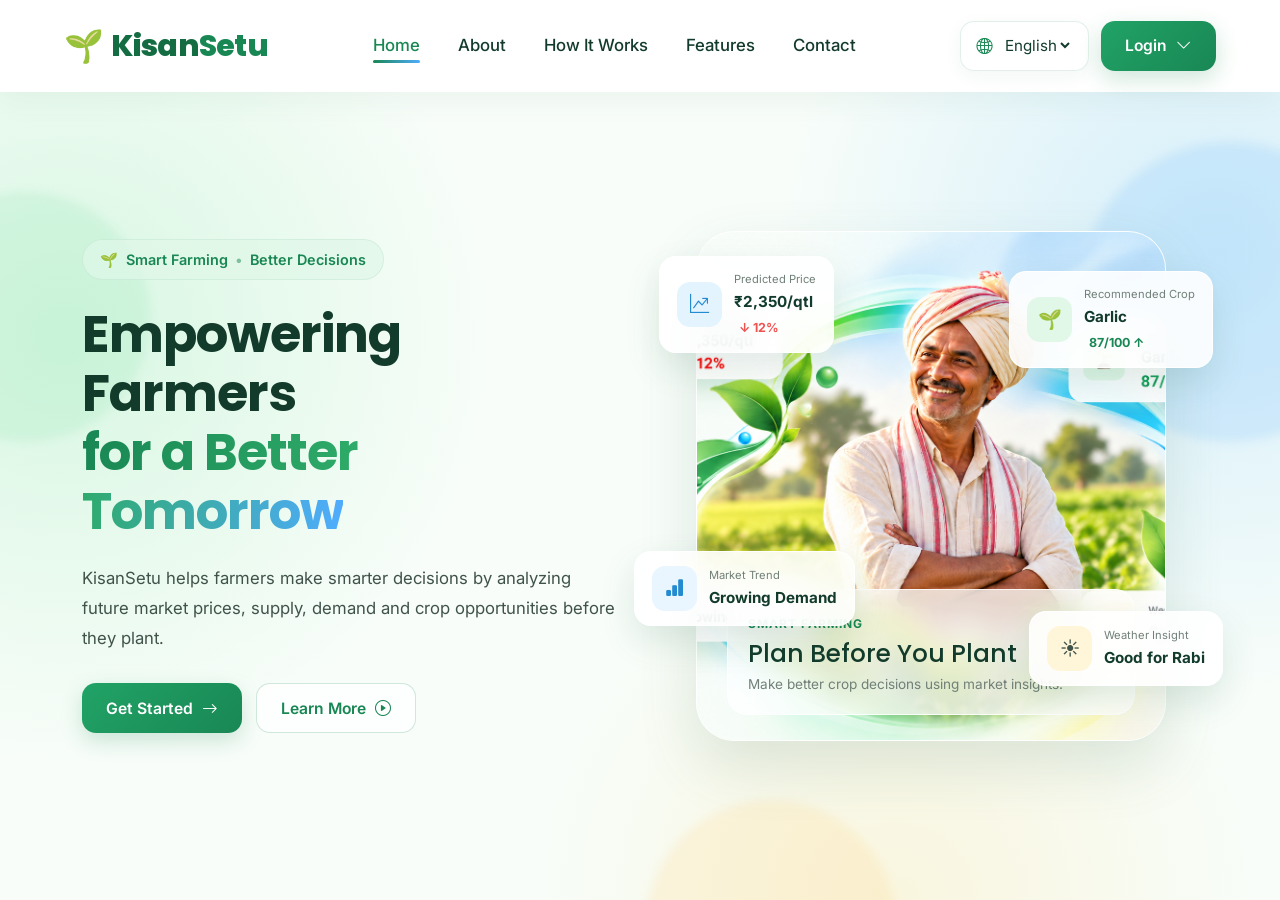
<file: index.html>
<!DOCTYPE html>
<html lang="en">

<head>

    <meta charset="UTF-8">

    <meta name="viewport" content="width=device-width, initial-scale=1.0">

    <title>KisanSetu | Smart Farming for a Better Tomorrow</title>


    <!-- Google Fonts -->
    <link href="https://fonts.googleapis.com/css2?family=Inter:wght@400;500;600;700&family=Poppins:wght@500;600;700;800&display=swap" rel="stylesheet">


    <!-- Bootstrap -->
    <link href="https://cdn.jsdelivr.net/npm/bootstrap@5.3.3/dist/css/bootstrap.min.css" rel="stylesheet">


    <!-- Bootstrap Icons -->
    <link rel="stylesheet" href="https://cdn.jsdelivr.net/npm/bootstrap-icons@1.11.3/font/bootstrap-icons.min.css">


    <!-- KisanSetu CSS -->
    <link rel="stylesheet" href="css/style.css">

</head>


<body>


    <!-- =====================================================
     NAVBAR
===================================================== -->

    <nav class="ks-navbar">


        <!-- LOGO -->

        <a href="index.html" class="ks-logo">

            <span class="ks-logo-icon">
            🌱
        </span>

            <span class="ks-logo-text">
            Kisan<span>Setu</span>
            </span>

        </a>



        <!-- NAVIGATION -->

        <ul class="ks-nav-links" id="navLinks">

            <li>
                <a href="index.html" class="active">
                Home
            </a>
            </li>

            <li>
                <a href="about.html">
                About
            </a>
            </li>

            <li>
                <a href="#how-it-works">
                How It Works
            </a>
            </li>

            <li>
                <a href="#features">
                Features
            </a>
            </li>

            <li>
                <a href="#contact">
                Contact
            </a>
            </li>

        </ul>



        <!-- NAVBAR RIGHT -->

        <div class="ks-navbar-right">


            <!-- LANGUAGE -->

            <div class="ks-language">

                <i class="bi bi-globe2"></i>

                <select>

                <option>English</option>

                <option>मराठी</option>

                <option>हिन्दी</option>

            </select>

            </div>



            <!-- LOGIN -->

            <!-- LOGIN ROLE DROPDOWN -->

            <div class="ks-login-wrapper">

                <button class="ks-btn ks-btn-primary ks-login-btn" id="loginRoleBtn">

        Login

        <i class="bi bi-chevron-down"></i>

    </button>


                <!-- ROLE OPTIONS -->

                <div class="ks-login-options" id="loginOptions">


                    <!-- FARMER -->

                    <a href="farmer-login.html" class="ks-role-option">

                        <span class="ks-role-icon">
                👨‍🌾
            </span>

                        <span>
                <strong>Farmer</strong>
                <small>Farmer Portal</small>
            </span>

                    </a>


                    <!-- GOVERNMENT -->

                    <a href="government.html" class="ks-role-option">

                        <span class="ks-role-icon">
                🏛️
            </span>

                        <span>
                <strong>Government</strong>
                <small>Government Portal</small>
            </span>

                    </a>


                    <!-- VENDOR -->

                    <a href="vendor-login.html" class="ks-role-option">

                        <span class="ks-role-icon">
                🏪
            </span>

                        <span>
                <strong>Vendor</strong>
                <small>Market Portal</small>
            </span>

                    </a>

                </div>

            </div>



            <!-- MOBILE MENU -->

            <button class="ks-menu-btn" id="menuBtn">

            <i class="bi bi-list"></i>

        </button>

        </div>

    </nav>



    <!-- =====================================================
     HERO SECTION
===================================================== -->

    <section class="ks-hero">


        <!-- Decorative Background -->

        <div class="ks-hero-glow ks-glow-one"></div>

        <div class="ks-hero-glow ks-glow-two"></div>

        <div class="ks-hero-glow ks-glow-three"></div>



        <div class="container">


            <div class="row align-items-center g-5">


                <!-- =================================================
                 LEFT CONTENT
            ================================================= -->

                <div class="col-lg-6">


                    <div class="ks-hero-content ks-fade-up">


                        <!-- BADGE -->

                        <div class="ks-hero-badge">

                            <span>🌱</span> Smart Farming
                            <b>•</b> Better Decisions

                        </div>



                        <!-- TITLE -->

                        <h1 class="ks-hero-title">

                            Empowering Farmers

                            <br>

                            <span>
                            for a Better Tomorrow
                        </span>

                        </h1>



                        <!-- DESCRIPTION -->

                        <p class="ks-hero-text">

                            KisanSetu helps farmers make smarter decisions by analyzing future market prices, supply, demand and crop opportunities before they plant.

                        </p>



                        <!-- BUTTONS -->

                        <div class="ks-hero-buttons">


                            <a href="login.html" class="ks-btn ks-btn-primary ks-hero-btn">

                            Get Started

                            <i class="bi bi-arrow-right"></i>

                        </a>



                            <a href="about.html" class="ks-btn ks-btn-outline ks-hero-btn">

                            Learn More

                            <i class="bi bi-play-circle"></i>

                        </a>

                        </div>


                    </div>

                </div>



                <!-- =================================================
                 RIGHT FARMER VISUAL
            ================================================= -->

                <div class="col-lg-6">


                    <div class="ks-hero-visual">


                        <!-- MAIN FARMER IMAGE AREA -->

                        <div class="ks-farmer-image-card">


                            <!-- IMAGE -->

                            <div class="ks-farmer-image">

                                <!-- Temporary farmer image -->
                                <img src="assets/images/Modern Farmer Dashboard Illustration.png" alt="Farmer using KisanSetu">

                            </div>



                            <!-- IMAGE OVERLAY -->

                            <div class="ks-image-overlay">

                                <span>
                                Smart Farming
                            </span>

                                <h3>
                                    Plan Before You Plant
                                </h3>

                                <p>
                                    Make better crop decisions using market insights.
                                </p>

                            </div>


                        </div>



                        <!-- =================================================
                         PREDICTED PRICE CARD
                    ================================================= -->

                        <div class="ks-floating-card ks-price-card">


                            <div class="ks-floating-icon price-icon">

                                <i class="bi bi-graph-up-arrow"></i>

                            </div>


                            <div>

                                <small>
                                Predicted Price
                            </small>

                                <strong>
                                ₹2,350/qtl
                            </strong>

                                <span class="ks-danger-text">
                                ↓ 12%
                            </span>

                            </div>

                        </div>



                        <!-- =================================================
                         RECOMMENDED CROP CARD
                    ================================================= -->

                        <div class="ks-floating-card ks-crop-card">


                            <div class="ks-floating-icon crop-icon">

                                🌱

                            </div>


                            <div>

                                <small>
                                Recommended Crop
                            </small>

                                <strong>
                                Garlic
                            </strong>

                                <span class="ks-success-text">
                                87/100 ↑
                            </span>

                            </div>

                        </div>



                        <!-- =================================================
                         MARKET CARD
                    ================================================= -->

                        <div class="ks-floating-card ks-market-card">


                            <div class="ks-floating-icon market-icon">

                                <i class="bi bi-bar-chart-fill"></i>

                            </div>


                            <div>

                                <small>
                                Market Trend
                            </small>

                                <strong>
                                Growing Demand
                            </strong>

                            </div>

                        </div>



                        <!-- =================================================
                         WEATHER CARD
                    ================================================= -->

                        <div class="ks-floating-card ks-weather-card">


                            <div class="ks-floating-icon weather-icon">

                                ☀️

                            </div>


                            <div>

                                <small>
                                Weather Insight
                            </small>

                                <strong>
                                Good for Rabi
                            </strong>

                            </div>

                        </div>


                    </div>

                </div>

            </div>

        </div>

    </section>



    <!-- =====================================================
     JAVASCRIPT
===================================================== -->

    <script>
        /* =====================================================
               MOBILE MENU
            ===================================================== */

        const menuBtn =
            document.getElementById("menuBtn");

        const navLinks =
            document.getElementById("navLinks");


        if (menuBtn && navLinks) {

            menuBtn.addEventListener("click", function() {

                navLinks.classList.toggle("active");

            });

        }



        /* =====================================================
           LOGIN ROLE DROPDOWN
        ===================================================== */

        const loginRoleBtn =
            document.getElementById("loginRoleBtn");

        const loginOptions =
            document.getElementById("loginOptions");


        if (loginRoleBtn && loginOptions) {

            loginRoleBtn.addEventListener("click", function(event) {

                event.stopPropagation();

                loginOptions.classList.toggle("show");

            });


            /* Close dropdown when clicking outside */

            document.addEventListener("click", function(event) {

                if (!loginRoleBtn.contains(event.target) &&
                    !loginOptions.contains(event.target)
                ) {

                    loginOptions.classList.remove("show");

                }

            });

        }
    </script>


</body>

</html>
</file>
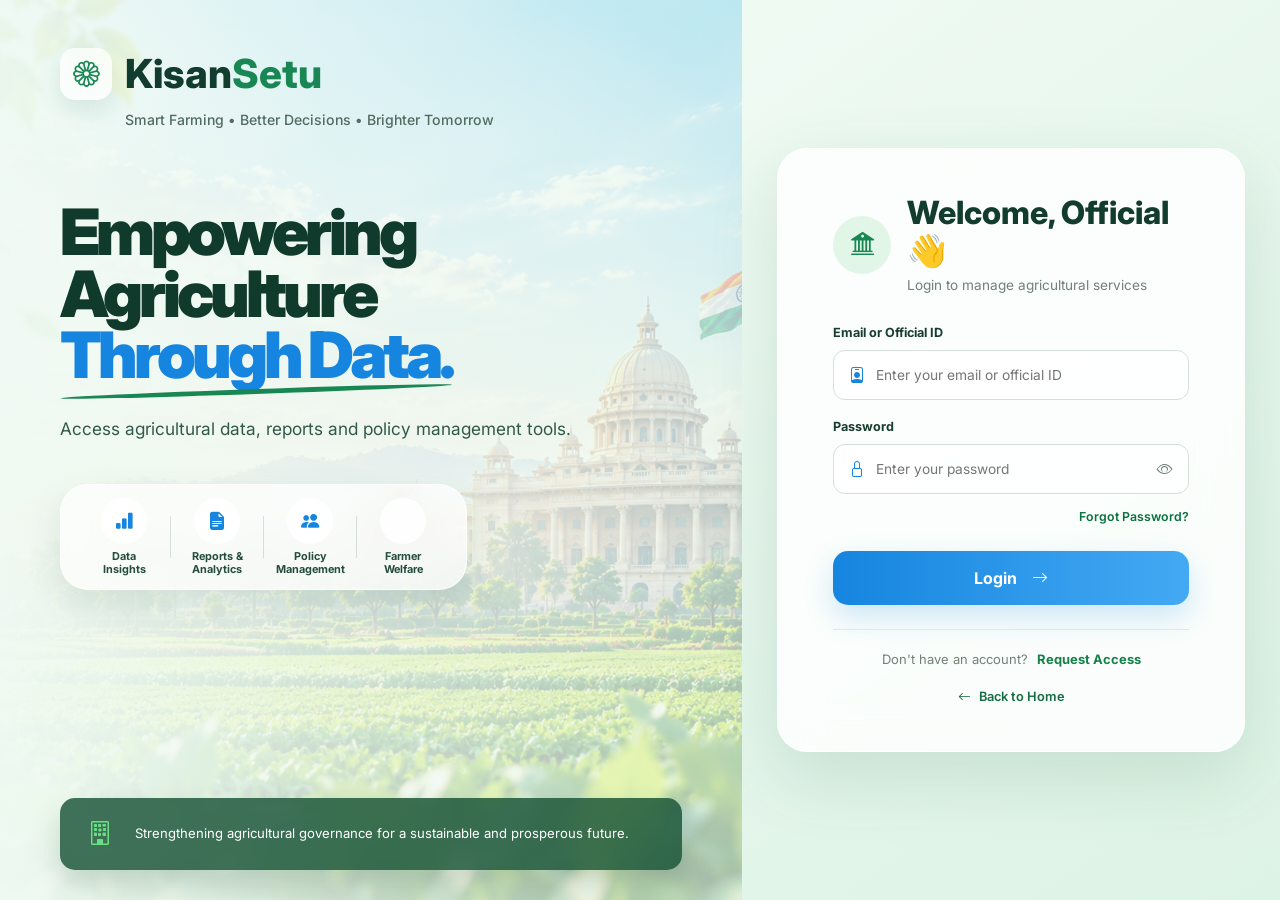
<file: government.html>
<!DOCTYPE html>
<html lang="en">

<head>
    <meta charset="UTF-8">
    <meta name="viewport" content="width=device-width, initial-scale=1.0">

    <title>Government Login | KisanSetu</title>

    <!-- Bootstrap -->
    <link href="https://cdn.jsdelivr.net/npm/bootstrap@5.3.3/dist/css/bootstrap.min.css" rel="stylesheet">

    <!-- Bootstrap Icons -->
    <link href="https://cdn.jsdelivr.net/npm/bootstrap-icons@1.11.3/font/bootstrap-icons.css" rel="stylesheet">

    <!-- Google Font -->
    <link href="https://fonts.googleapis.com/css2?family=Inter:wght@400;500;600;700;800;900&display=swap" rel="stylesheet">

    <!-- Government Login CSS -->
    <link rel="stylesheet" href="css/government.css">
</head>


<body>

    <div class="government-page">


        <!-- =====================================================
             LEFT SIDE
        ====================================================== -->

        <section class="government-left">

            <!-- Background Image -->
            <img src="assets/images/Serene Agricultural Government Landscape.png" alt="Agricultural Government Landscape" class="government-background-image">

            <!-- Light Transparent Layer -->
            <div class="government-overlay"></div>


            <!-- LEFT SIDE CONTENT -->
            <div class="government-content">

                <!-- KISANSETU BRAND -->
                <div class="government-brand">

                    <div class="brand-icon">
                        <i class="bi bi-flower1"></i>
                    </div>

                    <span>
                Kisan<span>Setu</span>
                    </span>

                </div>


                <p class="brand-tagline">
                    Smart Farming • Better Decisions • Brighter Tomorrow
                </p>


                <!-- MAIN TITLE -->
                <h1 class="government-title">
                    Empowering
                    <br> Agriculture
                    <br>
                    <span>Through Data.</span>
                </h1>


                <!-- DESCRIPTION -->
                <p class="government-description">
                    Access agricultural data, reports and policy management tools.
                </p>


                <!-- FEATURES -->
                <div class="government-features">

                    <div class="gov-feature">

                        <div class="gov-icon">
                            <i class="bi bi-bar-chart-fill"></i>
                        </div>

                        <span>
                    Data<br>
                    Insights
                </span>

                    </div>


                    <div class="feature-divider"></div>


                    <div class="gov-feature">

                        <div class="gov-icon">
                            <i class="bi bi-file-earmark-text-fill"></i>
                        </div>

                        <span>
                    Reports &<br>
                    Analytics
                </span>

                    </div>


                    <div class="feature-divider"></div>


                    <div class="gov-feature">

                        <div class="gov-icon">
                            <i class="bi bi-people-fill"></i>
                        </div>

                        <span>
                    Policy<br>
                    Management
                </span>

                    </div>


                    <div class="feature-divider"></div>


                    <div class="gov-feature">

                        <div class="gov-icon">
                            <i class="bi bi-leaf-fill"></i>
                        </div>

                        <span>
                    Farmer<br>
                    Welfare
                </span>

                    </div>

                </div>


                <!-- BOTTOM MESSAGE -->
                <div class="government-message">

                    <div class="message-icon">
                        <i class="bi bi-building"></i>
                    </div>

                    <p>
                        Strengthening agricultural governance for a sustainable and prosperous future.
                    </p>

                </div>

            </div>

        </section>

        <!-- =====================================================
             LEFT SIDE END

        <!-- =====================================================
             RIGHT SIDE
        ====================================================== -->

        <section class="government-right">


            <div class="government-card">


                <!-- =================================================
                     WELCOME
                ================================================== -->

                <div class="government-welcome">


                    <div class="welcome-icon">

                        <i class="bi bi-bank2"></i>

                    </div>


                    <div>

                        <h2>
                            Welcome, Official 👋
                        </h2>

                        <p>
                            Login to manage agricultural services
                        </p>

                    </div>

                </div>



                <!-- =================================================
                     LOGIN FORM
                ================================================== -->

                <form id="governmentLoginForm">


                    <!-- EMAIL / OFFICIAL ID -->

                    <div class="government-input-group">

                        <label>
                            Email or Official ID
                        </label>


                        <div class="government-input">

                            <i class="bi bi-person-badge"></i>


                            <input type="text" name="official_id" placeholder="Enter your email or official ID" required>

                        </div>

                    </div>



                    <!-- PASSWORD -->

                    <div class="government-input-group">

                        <label>
                            Password
                        </label>


                        <div class="government-input">

                            <i class="bi bi-lock"></i>


                            <input type="password" id="governmentPassword" name="password" placeholder="Enter your password" required>


                            <!-- PASSWORD TOGGLE -->

                            <button type="button" class="government-password-toggle" onclick="toggleGovernmentPassword()">

                                <i
                                    id="governmentEye"
                                    class="bi bi-eye">
                                </i>

                            </button>

                        </div>

                    </div>



                    <!-- FORGOT PASSWORD -->

                    <div class="government-forgot">

                        <a href="#">
                            Forgot Password?
                        </a>

                    </div>



                    <!-- LOGIN BUTTON -->

                    <button type="submit" class="government-login-button">

                        <span>
                            Login
                        </span>

                        <i class="bi bi-arrow-right"></i>

                    </button>


                </form>



                <!-- =================================================
                     REQUEST ACCESS
                ================================================== -->

                <div class="government-request">

                    <span>
                        Don't have an account?
                    </span>

                    <a href="#">
                        Request Access
                    </a>

                </div>



                <!-- =================================================
                     BACK TO HOME
                ================================================== -->

                <a href="index.html" class="government-back-home">

                    <i class="bi bi-arrow-left"></i>

                    <span>
                        Back to Home
                    </span>

                </a>


            </div>

        </section>


    </div>



    <!-- Government Login JavaScript -->

    <script src="js/government.js"></script>


</body>

</html>
</file>
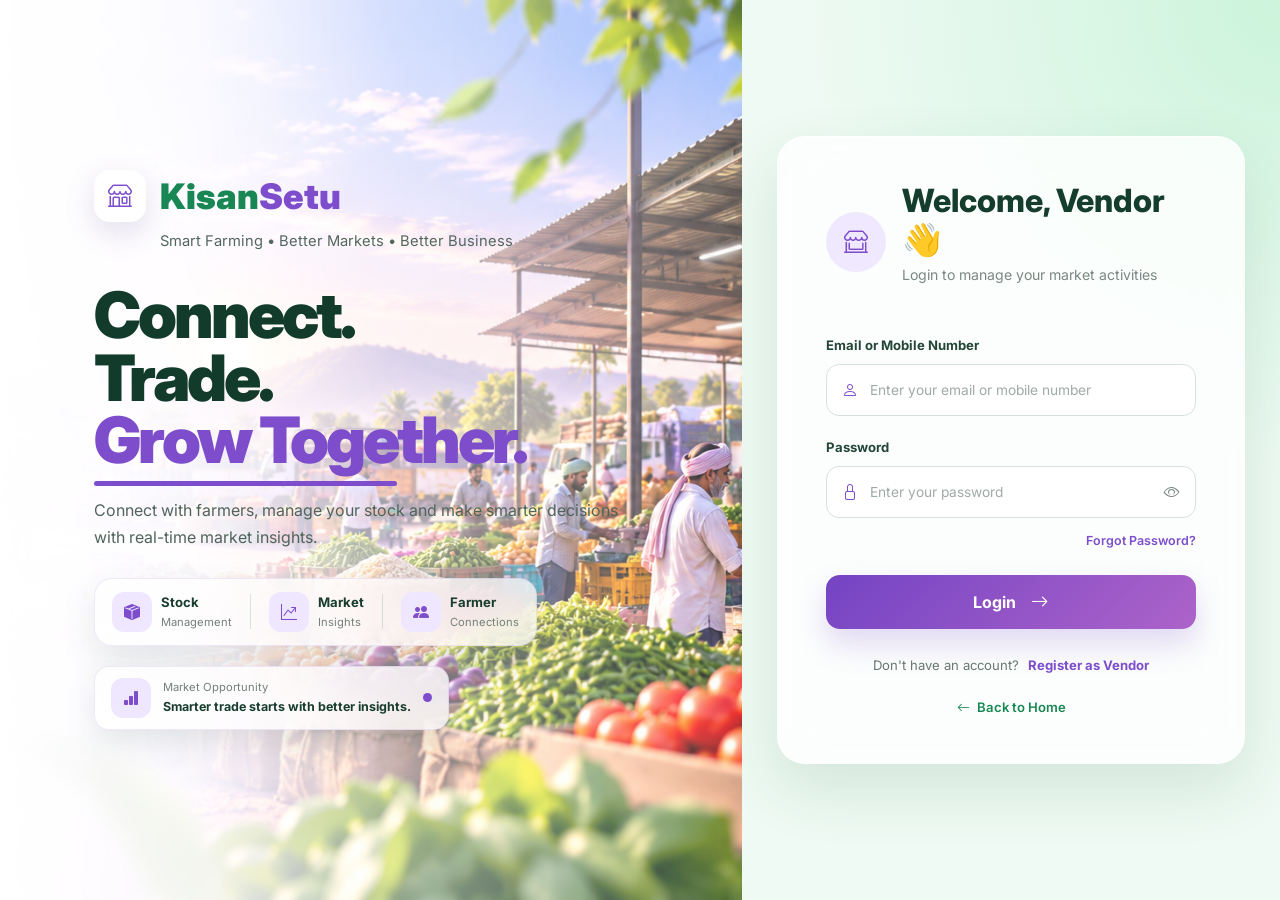
<file: vendor-login.html>
<!DOCTYPE html>
<html lang="en">

<head>

    <meta charset="UTF-8">

    <meta name="viewport" content="width=device-width, initial-scale=1.0">

    <title>Vendor Login | KisanSetu</title>


    <!-- Bootstrap -->
    <link href="https://cdn.jsdelivr.net/npm/bootstrap@5.3.3/dist/css/bootstrap.min.css" rel="stylesheet">


    <!-- Bootstrap Icons -->
    <link href="https://cdn.jsdelivr.net/npm/bootstrap-icons@1.11.3/font/bootstrap-icons.css" rel="stylesheet">


    <!-- Google Font -->
    <link href="https://fonts.googleapis.com/css2?family=Inter:wght@400;500;600;700;800;900&display=swap" rel="stylesheet">


    <!-- Vendor CSS -->
    <link rel="stylesheet" href="css/vendor.css">

</head>


<body>


    <div class="vendor-page">


        <!-- =====================================================
         LEFT SIDE
    ====================================================== -->

        <section class="vendor-left">


            <!-- Background Image -->

            <img src="assets/images/vendor-market.png" alt="Agricultural Market" class="vendor-background-image">


            <!-- Transparent Overlay -->

            <div class="vendor-overlay"></div>


            <!-- LEFT CONTENT -->

            <div class="vendor-content">


                <!-- BRAND -->

                <div class="vendor-brand">

                    <div class="vendor-brand-icon">
                        <i class="bi bi-shop"></i>
                    </div>

                    <span>
                    Kisan<span>Setu</span>
                    </span>

                </div>


                <!-- TAGLINE -->

                <p class="vendor-tagline">

                    Smart Farming • Better Markets • Better Business

                </p>


                <!-- MAIN TITLE -->

                <h1 class="vendor-title">

                    Connect.
                    <br> Trade.
                    <br>

                    <span>Grow Together.</span>

                </h1>


                <!-- DESCRIPTION -->

                <p class="vendor-description">

                    Connect with farmers, manage your stock and make smarter decisions with real-time market insights.

                </p>


                <!-- FEATURES -->

                <div class="vendor-features">


                    <!-- STOCK -->

                    <div class="vendor-feature">

                        <div class="vendor-feature-icon">

                            <i class="bi bi-box-seam-fill"></i>

                        </div>

                        <div>

                            <strong>Stock</strong>

                            <small>Management</small>

                        </div>

                    </div>


                    <div class="vendor-divider"></div>


                    <!-- MARKET -->

                    <div class="vendor-feature">

                        <div class="vendor-feature-icon">

                            <i class="bi bi-graph-up-arrow"></i>

                        </div>

                        <div>

                            <strong>Market</strong>

                            <small>Insights</small>

                        </div>

                    </div>


                    <div class="vendor-divider"></div>


                    <!-- FARMER -->

                    <div class="vendor-feature">

                        <div class="vendor-feature-icon">

                            <i class="bi bi-people-fill"></i>

                        </div>

                        <div>

                            <strong>Farmer</strong>

                            <small>Connections</small>

                        </div>

                    </div>


                </div>


                <!-- MARKET MESSAGE -->

                <div class="vendor-market-card">


                    <div class="vendor-market-icon">

                        <i class="bi bi-bar-chart-fill"></i>

                    </div>


                    <div class="vendor-market-text">

                        <span>Market Opportunity</span>

                        <strong>
                        Smarter trade starts with better insights.
                    </strong>

                    </div>


                    <div class="vendor-pulse"></div>


                </div>


            </div>

        </section>



        <!-- =====================================================
         RIGHT SIDE
    ====================================================== -->

        <section class="vendor-right">


            <div class="vendor-card">


                <!-- WELCOME -->

                <div class="vendor-welcome">


                    <div class="vendor-welcome-icon">

                        <i class="bi bi-shop-window"></i>

                    </div>


                    <div>

                        <h2>
                            Welcome, Vendor 👋
                        </h2>

                        <p>
                            Login to manage your market activities
                        </p>

                    </div>

                </div>



                <!-- LOGIN FORM -->

                <form id="vendorLoginForm">


                    <!-- EMAIL / MOBILE -->

                    <div class="vendor-input-group">

                        <label>
                        Email or Mobile Number
                    </label>


                        <div class="vendor-input">

                            <i class="bi bi-person"></i>


                            <input type="text" name="vendor_id" placeholder="Enter your email or mobile number" required>

                        </div>

                    </div>



                    <!-- PASSWORD -->

                    <div class="vendor-input-group">

                        <label>
                        Password
                    </label>


                        <div class="vendor-input">

                            <i class="bi bi-lock"></i>


                            <input type="password" id="vendorPassword" name="password" placeholder="Enter your password" required>


                            <button type="button" class="vendor-password-toggle" onclick="toggleVendorPassword()">

                            <i
                                id="vendorEye"
                                class="bi bi-eye">
                            </i>

                        </button>

                        </div>

                    </div>



                    <!-- FORGOT PASSWORD -->

                    <div class="vendor-forgot">

                        <a href="#">
                        Forgot Password?
                    </a>

                    </div>



                    <!-- LOGIN BUTTON -->

                    <button type="submit" class="vendor-login-button">

                    <span>Login</span>

                    <i class="bi bi-arrow-right"></i>

                </button>


                </form>



                <!-- REGISTER -->

                <div class="vendor-register">

                    <span>
                    Don't have an account?
                </span>

                    <a href="#">
                    Register as Vendor
                </a>

                </div>



                <!-- BACK HOME -->

                <a href="index.html" class="vendor-back-home">

                    <i class="bi bi-arrow-left"></i>

                    <span>
                    Back to Home
                </span>

                </a>


            </div>

        </section>


    </div>



    <!-- =====================================================
     JAVASCRIPT
====================================================== -->

    <script>
        function toggleVendorPassword() {

            const password =
                document.getElementById("vendorPassword");

            const eye =
                document.getElementById("vendorEye");


            if (password.type === "password") {

                password.type = "text";

                eye.classList.remove("bi-eye");

                eye.classList.add("bi-eye-slash");

            } else {

                password.type = "password";

                eye.classList.remove("bi-eye-slash");

                eye.classList.add("bi-eye");

            }

        }


        const vendorForm =
            document.getElementById("vendorLoginForm");


        vendorForm.addEventListener("submit", function(event) {

            event.preventDefault();

            alert("Vendor login will be connected to the backend later.");

        });
    </script>


</body>

</html>
</file>
<file: css/style.css>
/* =========================================================
   KISANSETU
   GLOBAL DESIGN SYSTEM
========================================================= */


/* =========================================================
   GOOGLE FONTS
========================================================= */

@import url('https://fonts.googleapis.com/css2?family=Inter:wght@400;500;600;700&family=Poppins:wght@500;600;700;800&display=swap');

/* =========================================================
   VARIABLES
========================================================= */

:root {
    --green: #198754;
    --green-dark: #146c43;
    --green-light: #dff7e8;
    --blue: #4facfe;
    --blue-light: #e8f6ff;
    --yellow: #ffd66b;
    --white: #ffffff;
    --background: #f7fcf9;
    --text-dark: #123b2c;
    --text: #40534b;
    --text-light: #718078;
    --border: rgba(255, 255, 255, 0.8);
    --shadow: 0 15px 40px rgba(40, 100, 70, 0.10);
    --shadow-hover: 0 22px 55px rgba(40, 100, 70, 0.18);
    --radius: 20px;
    --transition: all 0.3s ease;
}


/* =========================================================
   RESET
========================================================= */

* {
    margin: 0;
    padding: 0;
    box-sizing: border-box;
}

html {
    scroll-behavior: smooth;
}

body {
    font-family: 'Inter', sans-serif;
    background: var(--background);
    color: var(--text);
    overflow-x: hidden;
}

a {
    text-decoration: none;
}

button,
select {
    font-family: inherit;
}


/* =========================================================
   NAVBAR
========================================================= */

.ks-navbar {
    width: 100%;
    min-height: 92px;
    padding: 16px 5%;
    display: flex;
    align-items: center;
    justify-content: space-between;
    position: sticky;
    top: 0;
    z-index: 1000;
    background: rgba(255, 255, 255, 0.82);
    backdrop-filter: blur(20px);
    -webkit-backdrop-filter: blur(20px);
    border-bottom: 1px solid rgba(255, 255, 255, 0.8);
    box-shadow: 0 8px 30px rgba(35, 100, 70, 0.06);
}


/* =========================================================
   LOGO
========================================================= */

.ks-logo {
    display: flex;
    align-items: center;
    gap: 8px;
    font-family: 'Poppins', sans-serif;
    font-size: 1.9rem;
    font-weight: 800;
    letter-spacing: -0.7px;
    color: var(--green-dark);
    transition: var(--transition);
}

.ks-logo:hover {
    transform: scale(1.03);
}

.ks-logo-icon {
    font-size: 2rem;
}

.ks-logo-text span {
    color: var(--green);
}


/* =========================================================
   NAVIGATION
========================================================= */

.ks-nav-links {
    display: flex;
    align-items: center;
    gap: 38px;
    list-style: none;
    margin: 0;
    padding: 0;
}

.ks-nav-links a {
    position: relative;
    font-size: 1.05rem;
    font-weight: 500;
    color: var(--text-dark);
    transition: var(--transition);
}

.ks-nav-links a::after {
    content: "";
    position: absolute;
    left: 0;
    bottom: -8px;
    width: 0;
    height: 3px;
    border-radius: 10px;
    background: linear-gradient( 90deg, var(--green), var(--blue));
    transition: var(--transition);
}

.ks-nav-links a:hover,
.ks-nav-links a.active {
    color: var(--green);
}

.ks-nav-links a:hover::after,
.ks-nav-links a.active::after {
    width: 100%;
}


/* =========================================================
   NAVBAR RIGHT
========================================================= */

.ks-navbar-right {
    display: flex;
    align-items: center;
    gap: 12px;
}


/* =========================================================
   LANGUAGE
========================================================= */

.ks-language {
    height: 50px;
    padding: 0 15px;
    display: flex;
    align-items: center;
    gap: 9px;
    border-radius: 14px;
    background: rgba(255, 255, 255, 0.75);
    border: 1px solid rgba(25, 135, 84, 0.12);
    box-shadow: 0 5px 18px rgba(40, 100, 70, 0.05);
}

.ks-language i {
    font-size: 1rem;
    color: var(--green);
}

.ks-language select {
    border: none;
    outline: none;
    background: transparent;
    color: var(--text-dark);
    font-size: 0.95rem;
    cursor: pointer;
}


/* =========================================================
   BUTTONS
========================================================= */

.ks-btn {
    min-height: 50px;
    padding: 12px 24px;
    display: inline-flex;
    align-items: center;
    justify-content: center;
    gap: 9px;
    border-radius: 14px;
    border: none;
    font-size: 0.98rem;
    font-weight: 600;
    cursor: pointer;
    transition: var(--transition);
}

.ks-btn-primary {
    color: white;
    background: linear-gradient( 135deg, #21a366, #198754);
    box-shadow: 0 8px 22px rgba(25, 135, 84, 0.20);
}

.ks-btn-primary:hover {
    color: white;
    transform: translateY(-3px);
    box-shadow: 0 14px 30px rgba(25, 135, 84, 0.28);
}

.ks-btn-outline {
    color: var(--green);
    background: rgba(255, 255, 255, 0.72);
    border: 1px solid rgba(25, 135, 84, 0.20);
}

.ks-btn-outline:hover {
    color: var(--green-dark);
    background: var(--green-light);
    transform: translateY(-3px);
}


/* =========================================================
   HERO
========================================================= */

.ks-hero {
    min-height: calc(100vh - 92px);
    position: relative;
    display: flex;
    align-items: center;
    padding: 70px 5% 90px;
    overflow: hidden;
    background: radial-gradient( circle at 5% 30%, rgba(130, 230, 165, 0.28), transparent 32%), radial-gradient( circle at 95% 20%, rgba(120, 200, 255, 0.28), transparent 32%), radial-gradient( circle at 70% 100%, rgba(255, 220, 130, 0.22), transparent 30%), #f8fdf9;
}


/* =========================================================
   HERO BACKGROUND GLOWS
========================================================= */

.ks-hero-glow {
    position: absolute;
    border-radius: 50%;
    filter: blur(5px);
    pointer-events: none;
}

.ks-glow-one {
    width: 250px;
    height: 250px;
    left: -100px;
    top: 100px;
    background: rgba(117, 220, 158, 0.15);
}

.ks-glow-two {
    width: 300px;
    height: 300px;
    right: -100px;
    top: 50px;
    background: rgba(79, 172, 254, 0.14);
}

.ks-glow-three {
    width: 250px;
    height: 250px;
    right: 30%;
    bottom: -150px;
    background: rgba(255, 210, 120, 0.18);
}


/* =========================================================
   HERO CONTENT
========================================================= */

.ks-hero-content {
    position: relative;
    z-index: 5;
}


/* =========================================================
   HERO BADGE
========================================================= */

.ks-hero-badge {
    display: inline-flex;
    align-items: center;
    gap: 8px;
    padding: 9px 17px;
    border-radius: 50px;
    color: var(--green);
    background: rgba(223, 247, 232, 0.72);
    border: 1px solid rgba(25, 135, 84, 0.08);
    font-size: 0.9rem;
    font-weight: 600;
}

.ks-hero-badge b {
    opacity: 0.5;
}


/* =========================================================
   HERO TITLE
========================================================= */

.ks-hero-title {
    margin-top: 25px;
    max-width: 650px;
    font-family: 'Poppins', sans-serif;
    font-size: clamp(2.2rem, 4vw, 3.5rem);
    font-weight: 700;
    line-height: 1.15;
    letter-spacing: -1px;
    color: var(--text-dark);
}

.ks-hero-title span {
    background: linear-gradient( 90deg, #198754, #2eaa68, #4facfe);
    -webkit-background-clip: text;
    -webkit-text-fill-color: transparent;
    background-clip: text;
}


/* =========================================================
   HERO DESCRIPTION
========================================================= */

.ks-hero-text {
    max-width: 620px;
    margin-top: 22px;
    font-size: 1.05rem;
    line-height: 1.8;
    color: var(--text);
}


/* =========================================================
   HERO BUTTONS
========================================================= */

.ks-hero-buttons {
    display: flex;
    align-items: center;
    gap: 14px;
    margin-top: 30px;
}

.ks-hero-btn {
    min-width: 155px;
}


/* =========================================================
   HERO VISUAL
========================================================= */

.ks-hero-visual {
    min-height: 570px;
    position: relative;
    display: flex;
    align-items: center;
    justify-content: center;
}


/* =========================================================
   FARMER IMAGE CARD
========================================================= */

.ks-farmer-image-card {
    width: 88%;
    height: 510px;
    position: relative;
    overflow: hidden;
    border-radius: 38px;
    background: linear-gradient( 145deg, rgba(255, 255, 255, 0.75), rgba(225, 247, 235, 0.60));
    border: 1px solid rgba(255, 255, 255, 0.9);
    backdrop-filter: blur(18px);
    -webkit-backdrop-filter: blur(18px);
    box-shadow: 0 25px 60px rgba(40, 100, 70, 0.14);
}


/* =========================================================
   FARMER IMAGE
========================================================= */

.ks-farmer-image {
    width: 100%;
    height: 100%;
    display: flex;
    align-items: center;
    justify-content: center;
}

.ks-farmer-image img {
    width: 100%;
    height: 100%;
    object-fit: cover;
    transition: transform 0.7s ease;
}

.ks-farmer-image-card:hover .ks-farmer-image img {
    transform: scale(1.04);
}


/* =========================================================
   IMAGE OVERLAY
========================================================= */

.ks-image-overlay {
    position: absolute;
    left: 30px;
    right: 30px;
    bottom: 25px;
    padding: 20px;
    border-radius: 20px;
    background: rgba(255, 255, 255, 0.76);
    backdrop-filter: blur(15px);
    -webkit-backdrop-filter: blur(15px);
    border: 1px solid rgba(255, 255, 255, 0.8);
}

.ks-image-overlay span {
    font-size: 0.75rem;
    font-weight: 700;
    color: var(--green);
    text-transform: uppercase;
    letter-spacing: 1px;
}

.ks-image-overlay h3 {
    margin-top: 5px;
    margin-bottom: 5px;
    font-family: 'Poppins', sans-serif;
    font-size: 1.55rem;
    color: var(--text-dark);
}

.ks-image-overlay p {
    margin: 0;
    font-size: 0.85rem;
    color: var(--text-light);
}


/* =========================================================
   FLOATING CARDS
========================================================= */

.ks-floating-card {
    position: absolute;
    display: flex;
    align-items: center;
    gap: 12px;
    padding: 14px 17px;
    border-radius: 17px;
    background: rgba(255, 255, 255, 0.88);
    border: 1px solid rgba(255, 255, 255, 0.95);
    backdrop-filter: blur(16px);
    -webkit-backdrop-filter: blur(16px);
    box-shadow: 0 15px 35px rgba(30, 100, 70, 0.13);
    transition: var(--transition);
    z-index: 10;
}

.ks-floating-card:hover {
    transform: translateY(-7px) scale(1.02);
    box-shadow: 0 20px 45px rgba(30, 100, 70, 0.20);
}

.ks-floating-card small {
    display: block;
    font-size: 0.70rem;
    color: var(--text-light);
}

.ks-floating-card strong {
    display: block;
    margin-top: 3px;
    font-size: 0.95rem;
    color: var(--text-dark);
}

.ks-floating-icon {
    width: 45px;
    height: 45px;
    flex-shrink: 0;
    display: flex;
    align-items: center;
    justify-content: center;
    border-radius: 13px;
    font-size: 1.2rem;
}


/* =========================================================
   FLOATING CARD COLORS
========================================================= */

.price-icon {
    background: #e4f4ff;
    color: #258bd0;
}

.crop-icon {
    background: #e1f8e8;
}

.market-icon {
    background: #e9f5ff;
    color: #258bd0;
}

.weather-icon {
    background: #fff5d9;
}


/* =========================================================
   CARD POSITIONS
========================================================= */

.ks-price-card {
    top: 55px;
    left: -5px;
}

.ks-crop-card {
    top: 70px;
    right: -15px;
}

.ks-market-card {
    left: -30px;
    bottom: 145px;
}

.ks-weather-card {
    right: -25px;
    bottom: 85px;
}


/* =========================================================
   CARD TEXT
========================================================= */

.ks-danger-text {
    margin-left: 5px;
    color: #ef5350;
    font-size: 0.78rem;
    font-weight: 700;
}

.ks-success-text {
    margin-left: 5px;
    color: var(--green);
    font-size: 0.78rem;
    font-weight: 700;
}


/* =========================================================
   ANIMATIONS
========================================================= */

@keyframes fadeUp {
    from {
        opacity: 0;
        transform: translateY(30px);
    }
    to {
        opacity: 1;
        transform: translateY(0);
    }
}

@keyframes floating {
    0%,
    100% {
        transform: translateY(0);
    }
    50% {
        transform: translateY(-10px);
    }
}

.ks-fade-up {
    animation: fadeUp 0.8s ease forwards;
}

.ks-floating-card {
    animation: floating 4s ease-in-out infinite;
}

.ks-crop-card {
    animation-delay: 0.8s;
}

.ks-market-card {
    animation-delay: 1.2s;
}

.ks-weather-card {
    animation-delay: 1.6s;
}


/* =========================================================
   MOBILE MENU
========================================================= */

.ks-menu-btn {
    display: none;
    width: 48px;
    height: 48px;
    align-items: center;
    justify-content: center;
    border: none;
    border-radius: 13px;
    background: var(--green-light);
    color: var(--green-dark);
    font-size: 1.4rem;
}


/* =========================================================
   RESPONSIVE
========================================================= */

@media (max-width: 1100px) {
    .ks-nav-links {
        gap: 22px;
    }
    .ks-logo {
        font-size: 1.65rem;
    }
    .ks-navbar-right {
        gap: 7px;
    }
    .ks-language {
        padding: 0 10px;
    }
}

@media (max-width: 991px) {
    .ks-navbar {
        min-height: 82px;
    }
    .ks-nav-links {
        position: absolute;
        top: 88px;
        left: 5%;
        right: 5%;
        display: none;
        flex-direction: column;
        gap: 20px;
        padding: 25px;
        border-radius: 20px;
        background: rgba(255, 255, 255, 0.95);
        backdrop-filter: blur(20px);
        box-shadow: var(--shadow);
    }
    .ks-nav-links.active {
        display: flex;
    }
    .ks-menu-btn {
        display: flex;
    }
    .ks-hero {
        text-align: center;
    }
    .ks-hero-text {
        margin-left: auto;
        margin-right: auto;
    }
    .ks-hero-buttons {
        justify-content: center;
    }
    .ks-hero-visual {
        margin-top: 30px;
    }
}

@media (max-width: 600px) {
    .ks-navbar {
        min-height: 75px;
        padding: 12px 4%;
    }
    .ks-logo {
        font-size: 1.35rem;
    }
    .ks-logo-icon {
        font-size: 1.5rem;
    }
    .ks-language {
        display: none;
    }
    .ks-login-btn {
        display: none;
    }
    .ks-hero {
        padding: 50px 5% 70px;
    }
    .ks-hero-title {
        font-size: 2.2rem;
        line-height: 1.2;
    }
    .ks-hero-text {
        font-size: 0.95rem;
    }
    .ks-hero-buttons {
        flex-direction: column;
        width: 100%;
    }
    .ks-hero-btn {
        width: 100%;
    }
    .ks-hero-visual {
        min-height: 430px;
    }
    .ks-farmer-image-card {
        width: 92%;
        height: 390px;
    }
    .ks-floating-card {
        padding: 10px 12px;
    }
    .ks-floating-card small {
        font-size: 0.62rem;
    }
    .ks-floating-card strong {
        font-size: 0.78rem;
    }
    .ks-price-card {
        left: -5px;
        top: 25px;
    }
    .ks-crop-card {
        right: -5px;
        top: 45px;
    }
    .ks-market-card {
        left: -5px;
        bottom: 100px;
    }
    .ks-weather-card {
        right: -5px;
        bottom: 45px;
    }
}


/* =========================================================
   LOGIN ROLE DROPDOWN
========================================================= */

.ks-login-wrapper {
    position: relative;
}


/* LOGIN BUTTON */

.ks-login-btn {
    border: none;
    cursor: pointer;
}


/* LOGIN OPTIONS */

.ks-login-options {
    position: absolute;
    top: calc(100% + 12px);
    right: 0;
    width: 240px;
    padding: 10px;
    background: rgba(255, 255, 255, 0.96);
    border: 1px solid rgba(25, 135, 84, 0.10);
    border-radius: 18px;
    box-shadow: 0 20px 45px rgba(30, 90, 65, 0.16);
    backdrop-filter: blur(20px);
    -webkit-backdrop-filter: blur(20px);
    opacity: 0;
    visibility: hidden;
    transform: translateY(-8px);
    transition: opacity 0.25s ease, transform 0.25s ease, visibility 0.25s ease;
    z-index: 2000;
}


/* SHOW DROPDOWN */

.ks-login-options.show {
    opacity: 1;
    visibility: visible;
    transform: translateY(0);
}


/* ROLE OPTION */

.ks-role-option {
    display: flex;
    align-items: center;
    gap: 12px;
    width: 100%;
    padding: 12px;
    border-radius: 13px;
    color: #123b2c;
    transition: all 0.25s ease;
}


/* HOVER */

.ks-role-option:hover {
    background: #e9f8ee;
    transform: translateX(3px);
}


/* ROLE ICON */

.ks-role-icon {
    width: 42px;
    height: 42px;
    display: flex;
    align-items: center;
    justify-content: center;
    flex-shrink: 0;
    border-radius: 12px;
    background: #e9f8ee;
    font-size: 1.35rem;
}


/* ROLE TEXT */

.ks-role-option strong {
    display: block;
    font-size: 0.95rem;
    font-weight: 700;
    color: #123b2c;
}

.ks-role-option small {
    display: block;
    margin-top: 2px;
    font-size: 0.72rem;
    color: #718078;
}


/* MOBILE */

@media (max-width: 600px) {
    .ks-login-options {
        right: -10px;
        width: 220px;
    }
}
</file>
<file: css/government.css>
/* =====================================================
   RESET
===================================================== */

* {
    margin: 0;
    padding: 0;
    box-sizing: border-box;
}

html,
body {
    width: 100%;
    min-height: 100%;
}

body {
    font-family: "Inter", sans-serif;
    overflow-x: hidden;
}


/* =====================================================
   MAIN PAGE
===================================================== */

.government-page {
    width: 100%;
    min-height: 100vh;
    display: flex;
    background: #eaf7ef;
}


/* =====================================================
   LEFT SIDE
===================================================== */

.government-left {
    width: 58%;
    height: 100vh;
    min-height: 650px;
    position: relative;
    overflow: hidden;
    display: block;
    isolation: isolate;
    background: #eaf7ef;
}


/* =====================================================
   BACKGROUND IMAGE
===================================================== */

.government-background-image {
    position: absolute;
    top: 0;
    left: 0;
    width: 100%;
    height: 100%;
    object-fit: cover;
    object-position: center center;
    display: block;
    opacity: 0.42;
    z-index: -2;
    animation: governmentZoom 15s ease-in-out infinite alternate;
}


/* =====================================================
   OVERLAY
===================================================== */

.government-overlay {
    position: absolute;
    top: 0;
    left: 0;
    width: 100%;
    height: 100%;
    background: linear-gradient( 90deg, rgba(240, 250, 244, 0.88), rgba(240, 250, 244, 0.55), rgba(230, 248, 237, 0.30));
    z-index: -1;
    pointer-events: none;
}


/* =====================================================
   LEFT CONTENT
===================================================== */

.government-content {
    position: relative;
    z-index: 10;
    width: 100%;
    height: 100%;
    padding: 48px 60px;
    display: flex;
    flex-direction: column;
    align-items: flex-start;
}


/* =====================================================
   BRAND
===================================================== */

.government-brand {
    display: flex;
    align-items: center;
    gap: 13px;
    font-size: 2.5rem;
    line-height: 1;
    font-weight: 800;
    color: #123c2d;
    animation: fadeDown 0.8s ease both;
}

.government-brand>span span {
    color: #198754;
}

.brand-icon {
    width: 52px;
    height: 52px;
    display: flex;
    align-items: center;
    justify-content: center;
    border-radius: 15px;
    background: rgba(255, 255, 255, 0.72);
    color: #198754;
    font-size: 1.65rem;
    box-shadow: 0 10px 25px rgba(30, 100, 70, 0.12);
    backdrop-filter: blur(12px);
}


/* =====================================================
   TAGLINE
===================================================== */

.brand-tagline {
    margin-top: 9px;
    margin-left: 65px;
    color: #526c61;
    font-size: 0.88rem;
    font-weight: 500;
    animation: fadeUp 0.8s ease 0.15s both;
}


/* =====================================================
   MAIN TITLE
===================================================== */

.government-title {
    margin-top: 55px;
    margin-bottom: 0;
    color: #103b2c;
    font-size: clamp(3.5rem, 5vw, 5.4rem);
    line-height: 0.96;
    letter-spacing: -4px;
    font-weight: 900;
    animation: titleShow 1s ease 0.2s both;
}

.government-title span {
    position: relative;
    color: #1685df;
    display: inline-block;
}


/* Green underline */

.government-title span::after {
    content: "";
    position: absolute;
    left: 0;
    bottom: -9px;
    width: 100%;
    height: 5px;
    background: #198754;
    border-radius: 50%;
    transform: rotate(-2deg);
    animation: underlineShow 1s ease 1s both;
}


/* =====================================================
   DESCRIPTION
===================================================== */

.government-description {
    max-width: 520px;
    margin-top: 30px;
    color: #31594a;
    font-size: 1.08rem;
    line-height: 1.6;
    animation: fadeUp 0.9s ease 0.45s both;
}


/* =====================================================
   FEATURES
===================================================== */

.government-features {
    margin-top: 25px;
    padding: 13px 17px;
    display: flex;
    align-items: center;
    border-radius: 28px;
    background: rgba(255, 255, 255, 0.72);
    border: 1px solid rgba(255, 255, 255, 0.85);
    backdrop-filter: blur(15px);
    box-shadow: 0 15px 35px rgba(30, 100, 70, 0.10);
    animation: fadeUp 0.9s ease 0.6s both;
}

.gov-feature {
    min-width: 92px;
    display: flex;
    flex-direction: column;
    align-items: center;
    justify-content: center;
    gap: 6px;
    text-align: center;
    color: #244d3c;
    font-size: 0.68rem;
    font-weight: 700;
    line-height: 1.2;
}

.gov-icon {
    width: 46px;
    height: 46px;
    display: flex;
    align-items: center;
    justify-content: center;
    border-radius: 50%;
    background: rgba(255, 255, 255, 0.85);
    color: #1685df;
    font-size: 1.15rem;
    transition: all 0.3s ease;
}

.gov-feature:hover .gov-icon {
    transform: translateY(-6px) scale(1.08);
    color: #198754;
}

.feature-divider {
    width: 1px;
    height: 42px;
    background: rgba(30, 90, 70, 0.16);
}


/* =====================================================
   BOTTOM MESSAGE
===================================================== */

.government-message {
    position: absolute;
    left: 60px;
    bottom: 30px;
    width: calc(100% - 120px);
    padding: 14px 18px;
    display: flex;
    align-items: center;
    gap: 13px;
    border-radius: 15px;
    background: rgba(13, 75, 45, 0.78);
    color: white;
    backdrop-filter: blur(15px);
    box-shadow: 0 15px 30px rgba(10, 60, 35, 0.18);
    animation: fadeUp 0.9s ease 0.8s both;
}

.message-icon {
    width: 44px;
    height: 44px;
    flex-shrink: 0;
    display: flex;
    align-items: center;
    justify-content: center;
    border-radius: 11px;
    color: #69df84;
    font-size: 1.5rem;
}

.government-message p {
    margin: 0;
    font-size: 0.82rem;
    line-height: 1.45;
}


/* =====================================================
   RIGHT SIDE
===================================================== */

.government-right {
    width: 42%;
    min-height: 100vh;
    display: flex;
    align-items: center;
    justify-content: center;
    padding: 35px;
    background: linear-gradient( 145deg, #effaf3, #ddf3e5);
}


/* =====================================================
   LOGIN CARD
===================================================== */

.government-card {
    width: 100%;
    max-width: 620px;
    padding: 45px 55px;
    border-radius: 30px;
    background: rgba(255, 255, 255, 0.82);
    border: 1px solid rgba(255, 255, 255, 0.95);
    backdrop-filter: blur(20px);
    box-shadow: 0 25px 70px rgba(25, 100, 65, 0.14);
    animation: cardShow 0.8s ease both;
}


/* =====================================================
   WELCOME
===================================================== */

.government-welcome {
    display: flex;
    align-items: center;
    gap: 16px;
    margin-bottom: 28px;
}

.welcome-icon {
    width: 58px;
    height: 58px;
    flex-shrink: 0;
    display: flex;
    align-items: center;
    justify-content: center;
    border-radius: 50%;
    background: #e1f6e7;
    color: #198754;
    font-size: 1.45rem;
}

.government-welcome h2 {
    margin: 0;
    color: #123c2d;
    font-size: 2rem;
    font-weight: 800;
}

.government-welcome p {
    margin: 5px 0 0;
    color: #738079;
    font-size: 0.85rem;
}


/* =====================================================
   INPUTS
===================================================== */

.government-input-group {
    margin-top: 18px;
}

.government-input-group label {
    display: block;
    margin-bottom: 7px;
    color: #173e2e;
    font-size: 0.79rem;
    font-weight: 700;
}

.government-input {
    height: 50px;
    display: flex;
    align-items: center;
    gap: 11px;
    padding: 0 15px;
    border: 1px solid #d4dfd9;
    border-radius: 12px;
    background: rgba(255, 255, 255, 0.80);
    transition: all 0.25s ease;
}

.government-input:focus-within {
    background: #fff;
    border-color: #1685df;
    box-shadow: 0 0 0 3px rgba(22, 133, 223, 0.08);
}

.government-input>i {
    color: #1685df;
    font-size: 1rem;
}

.government-input input {
    width: 100%;
    height: 100%;
    border: none;
    outline: none;
    background: transparent;
    color: #183d2e;
    font-family: inherit;
    font-size: 0.86rem;
}

.government-password-toggle {
    border: none;
    background: transparent;
    color: #75827c;
    cursor: pointer;
    font-size: 1rem;
}


/* =====================================================
   FORGOT
===================================================== */

.government-forgot {
    margin-top: 9px;
    text-align: right;
}

.government-forgot a {
    color: #08713e;
    font-size: 0.77rem;
    font-weight: 600;
    text-decoration: none;
}


/* =====================================================
   LOGIN BUTTON
===================================================== */

.government-login-button {
    width: 100%;
    height: 54px;
    margin-top: 24px;
    border: none;
    border-radius: 15px;
    display: flex;
    align-items: center;
    justify-content: center;
    gap: 15px;
    background: linear-gradient( 90deg, #1685df, #43a9f3);
    color: white;
    font-size: 1rem;
    font-weight: 700;
    cursor: pointer;
    box-shadow: 0 12px 30px rgba(22, 133, 223, 0.20);
    transition: all 0.3s ease;
}

.government-login-button:hover {
    transform: translateY(-3px);
    box-shadow: 0 18px 35px rgba(22, 133, 223, 0.28);
}

.government-login-button i {
    transition: transform 0.3s ease;
}

.government-login-button:hover i {
    transform: translateX(6px);
}


/* =====================================================
   REQUEST ACCESS
===================================================== */

.government-request {
    margin-top: 24px;
    padding-top: 20px;
    border-top: 1px solid #e1e9e4;
    text-align: center;
    color: #718079;
    font-size: 0.81rem;
}

.government-request a {
    margin-left: 5px;
    color: #16804a;
    font-weight: 700;
    text-decoration: none;
}


/* =====================================================
   BACK HOME
===================================================== */

.government-back-home {
    display: flex;
    align-items: center;
    justify-content: center;
    gap: 8px;
    margin-top: 18px;
    color: #176b42;
    font-size: 0.8rem;
    font-weight: 600;
    text-decoration: none;
    transition: all 0.3s ease;
}

.government-back-home i {
    transition: transform 0.3s ease;
}

.government-back-home:hover {
    color: #0c4f2d;
}

.government-back-home:hover i {
    transform: translateX(-5px);
}


/* =====================================================
   ANIMATIONS
===================================================== */

@keyframes governmentZoom {
    from {
        transform: scale(1);
    }
    to {
        transform: scale(1.06);
    }
}

@keyframes fadeDown {
    from {
        opacity: 0;
        transform: translateY(-25px);
    }
    to {
        opacity: 1;
        transform: translateY(0);
    }
}

@keyframes fadeUp {
    from {
        opacity: 0;
        transform: translateY(25px);
    }
    to {
        opacity: 1;
        transform: translateY(0);
    }
}

@keyframes titleShow {
    from {
        opacity: 0;
        transform: translateY(40px);
    }
    to {
        opacity: 1;
        transform: translateY(0);
    }
}

@keyframes underlineShow {
    from {
        width: 0;
    }
    to {
        width: 100%;
    }
}

@keyframes cardShow {
    from {
        opacity: 0;
        transform: translateX(35px);
    }
    to {
        opacity: 1;
        transform: translateX(0);
    }
}


/* =====================================================
   RESPONSIVE
===================================================== */

@media (max-width: 1000px) {
    .government-left {
        width: 52%;
    }
    .government-right {
        width: 48%;
    }
    .government-content {
        padding: 40px;
    }
    .government-title {
        font-size: 4rem;
    }
    .government-message {
        left: 40px;
        width: calc(100% - 80px);
    }
    .government-card {
        padding: 35px;
    }
}

@media (max-width: 800px) {
    .government-page {
        flex-direction: column;
    }
    .government-left,
    .government-right {
        width: 100%;
    }
    .government-left {
        height: auto;
        min-height: 650px;
    }
    .government-right {
        min-height: auto;
    }
}

@media (max-width: 550px) {
    .government-content {
        padding: 30px 22px;
    }
    .government-brand {
        font-size: 2rem;
    }
    .government-title {
        margin-top: 40px;
        font-size: 3rem;
        letter-spacing: -2px;
    }
    .government-features {
        transform: scale(0.82);
        transform-origin: left;
    }
    .government-message {
        left: 22px;
        width: calc(100% - 44px);
    }
    .government-card {
        padding: 28px 20px;
    }
}
</file>
<file: css/vendor.css>
/* =====================================================
   KISANSETU VENDOR LOGIN
===================================================== */


/* =====================================================
   RESET
===================================================== */

* {
    margin: 0;
    padding: 0;
    box-sizing: border-box;
}

body {
    font-family: "Inter", sans-serif;
    overflow: hidden;
    background: #eefaf3;
}


/* =====================================================
   MAIN PAGE
===================================================== */

.vendor-page {
    width: 100%;
    height: 100vh;
    display: flex;
}


/* =====================================================
   LEFT SIDE
===================================================== */

.vendor-left {
    width: 58%;
    height: 100vh;
    position: relative;
    overflow: hidden;
    display: flex;
    align-items: center;
}


/* =====================================================
   BACKGROUND IMAGE
===================================================== */

.vendor-background-image {
    position: absolute;
    inset: 0;
    width: 100%;
    height: 100%;
    object-fit: cover;
    z-index: 0;
    animation: imageZoom 15s ease-in-out infinite alternate;
}

@keyframes imageZoom {
    0% {
        transform: scale(1);
    }
    100% {
        transform: scale(1.07);
    }
}


/* =====================================================
   TRANSPARENT WHITE OVERLAY
===================================================== */

.vendor-overlay {
    position: absolute;
    inset: 0;
    z-index: 1;
    background: linear-gradient( 90deg, rgba(255, 255, 255, 0.97) 0%, rgba(255, 255, 255, 0.88) 25%, rgba(255, 255, 255, 0.55) 52%, rgba(255, 255, 255, 0.18) 100%);
}


/* =====================================================
   LEFT CONTENT
===================================================== */

.vendor-content {
    position: relative;
    z-index: 2;
    width: 82%;
    max-width: 720px;
    margin-left: 8%;
    padding: 35px;
    animation: contentAppear 1s ease forwards;
}

@keyframes contentAppear {
    from {
        opacity: 0;
        transform: translateX(-35px);
    }
    to {
        opacity: 1;
        transform: translateX(0);
    }
}


/* =====================================================
   BRAND
===================================================== */

.vendor-brand {
    display: flex;
    align-items: center;
    gap: 14px;
    font-size: 2.2rem;
    font-weight: 900;
    color: #198754;
}

.vendor-brand>span {
    color: #198754;
}

.vendor-brand>span span {
    color: #7d4dcc;
}

.vendor-brand-icon {
    width: 52px;
    height: 52px;
    display: flex;
    align-items: center;
    justify-content: center;
    border-radius: 16px;
    background: rgba(255, 255, 255, 0.75);
    color: #7d4dcc;
    font-size: 1.5rem;
    box-shadow: 0 10px 30px rgba(70, 50, 120, 0.15);
    animation: floatingIcon 3s ease-in-out infinite;
}

@keyframes floatingIcon {
    0%,
    100% {
        transform: translateY(0);
    }
    50% {
        transform: translateY(-7px);
    }
}


/* =====================================================
   TAGLINE
===================================================== */

.vendor-tagline {
    margin-top: 7px;
    margin-left: 66px;
    margin-bottom: 32px;
    font-size: 0.92rem;
    color: #53675e;
}


/* =====================================================
   MAIN TITLE
===================================================== */

.vendor-title {
    font-size: clamp(3.2rem, 5vw, 5rem);
    line-height: 0.98;
    font-weight: 900;
    letter-spacing: -3px;
    color: #123b2c;
    margin-bottom: 25px;
    animation: titleAppear 1s ease 0.2s both;
}

@keyframes titleAppear {
    from {
        opacity: 0;
        transform: translateY(25px);
    }
    to {
        opacity: 1;
        transform: translateY(0);
    }
}

.vendor-title span {
    color: #7d4dcc;
    position: relative;
}

.vendor-title span::after {
    content: "";
    position: absolute;
    left: 0;
    bottom: -8px;
    width: 70%;
    height: 5px;
    border-radius: 10px;
    background: #7d4dcc;
    animation: lineGrow 1s ease 0.8s both;
}

@keyframes lineGrow {
    from {
        width: 0;
    }
    to {
        width: 70%;
    }
}


/* =====================================================
   DESCRIPTION
===================================================== */

.vendor-description {
    max-width: 570px;
    font-size: 1rem;
    line-height: 1.65;
    color: #50645b;
    margin-bottom: 28px;
    animation: fadeUp 1s ease 0.4s both;
}

@keyframes fadeUp {
    from {
        opacity: 0;
        transform: translateY(15px);
    }
    to {
        opacity: 1;
        transform: translateY(0);
    }
}


/* =====================================================
   FEATURES
===================================================== */

.vendor-features {
    display: flex;
    align-items: center;
    gap: 18px;
    width: fit-content;
    padding: 13px 17px;
    border-radius: 18px;
    background: rgba(255, 255, 255, 0.72);
    border: 1px solid rgba(125, 77, 204, 0.12);
    backdrop-filter: blur(15px);
    box-shadow: 0 15px 35px rgba(50, 80, 65, 0.12);
    animation: fadeUp 1s ease 0.6s both;
}


/* =====================================================
   FEATURE ITEM
===================================================== */

.vendor-feature {
    display: flex;
    align-items: center;
    gap: 9px;
}

.vendor-feature-icon {
    width: 40px;
    height: 40px;
    display: flex;
    align-items: center;
    justify-content: center;
    border-radius: 12px;
    background: #eee7ff;
    color: #7d4dcc;
    transition: all 0.3s ease;
}

.vendor-feature:hover .vendor-feature-icon {
    background: #7d4dcc;
    color: white;
    transform: translateY(-5px);
}

.vendor-feature strong {
    display: block;
    font-size: 0.82rem;
    color: #183d2e;
}

.vendor-feature small {
    display: block;
    margin-top: 2px;
    font-size: 0.7rem;
    color: #748079;
}


/* =====================================================
   DIVIDER
===================================================== */

.vendor-divider {
    width: 1px;
    height: 35px;
    background: rgba(40, 80, 60, 0.15);
}


/* =====================================================
   MARKET CARD
===================================================== */

.vendor-market-card {
    display: flex;
    align-items: center;
    gap: 12px;
    width: fit-content;
    margin-top: 20px;
    padding: 11px 16px;
    border-radius: 15px;
    background: rgba(255, 255, 255, 0.78);
    border: 1px solid rgba(125, 77, 204, 0.12);
    backdrop-filter: blur(15px);
    box-shadow: 0 12px 30px rgba(40, 70, 55, 0.12);
    animation: fadeUp 1s ease 0.8s both, marketFloat 4s ease-in-out 1.8s infinite;
}

@keyframes marketFloat {
    0%,
    100% {
        transform: translateY(0);
    }
    50% {
        transform: translateY(-5px);
    }
}


/* =====================================================
   MARKET ICON
===================================================== */

.vendor-market-icon {
    width: 40px;
    height: 40px;
    display: flex;
    align-items: center;
    justify-content: center;
    border-radius: 12px;
    background: #eee7ff;
    color: #7d4dcc;
}

.vendor-market-text span {
    display: block;
    font-size: 0.7rem;
    color: #718079;
}

.vendor-market-text strong {
    display: block;
    margin-top: 2px;
    font-size: 0.78rem;
    color: #183d2e;
}


/* =====================================================
   PULSE
===================================================== */

.vendor-pulse {
    width: 9px;
    height: 9px;
    border-radius: 50%;
    background: #7d4dcc;
    animation: pulse 1.8s infinite;
}

@keyframes pulse {
    0% {
        box-shadow: 0 0 0 0 rgba(125, 77, 204, 0.5);
    }
    70% {
        box-shadow: 0 0 0 10px rgba(125, 77, 204, 0);
    }
    100% {
        box-shadow: 0 0 0 0 rgba(125, 77, 204, 0);
    }
}


/* =====================================================
   RIGHT SIDE
===================================================== */

.vendor-right {
    width: 42%;
    height: 100vh;
    display: flex;
    align-items: center;
    justify-content: center;
    padding: 35px;
    background: radial-gradient( circle at top right, rgba(193, 242, 211, 0.75), transparent 45%), #eefaf3;
}


/* =====================================================
   LOGIN CARD
===================================================== */

.vendor-card {
    width: 100%;
    max-width: 590px;
    padding: 45px 48px;
    border-radius: 28px;
    background: rgba(255, 255, 255, 0.82);
    border: 1px solid rgba(255, 255, 255, 0.9);
    backdrop-filter: blur(22px);
    box-shadow: 0 25px 60px rgba(40, 90, 65, 0.13);
    animation: cardAppear 0.8s ease both;
}

@keyframes cardAppear {
    from {
        opacity: 0;
        transform: translateX(35px);
    }
    to {
        opacity: 1;
        transform: translateX(0);
    }
}


/* =====================================================
   WELCOME
===================================================== */

.vendor-welcome {
    display: flex;
    align-items: center;
    gap: 16px;
    margin-bottom: 35px;
}

.vendor-welcome-icon {
    width: 60px;
    height: 60px;
    flex-shrink: 0;
    display: flex;
    align-items: center;
    justify-content: center;
    border-radius: 50%;
    background: #f0e8ff;
    color: #7d4dcc;
    font-size: 1.5rem;
}

.vendor-welcome h2 {
    margin: 0;
    font-size: 2rem;
    font-weight: 800;
    color: #153d2d;
}

.vendor-welcome p {
    margin-top: 5px;
    color: #7b8882;
    font-size: 0.88rem;
}


/* =====================================================
   INPUT GROUP
===================================================== */

.vendor-input-group {
    margin-bottom: 22px;
}

.vendor-input-group label {
    display: block;
    margin-bottom: 8px;
    font-size: 0.82rem;
    font-weight: 700;
    color: #244638;
}


/* =====================================================
   INPUT
===================================================== */

.vendor-input {
    height: 52px;
    display: flex;
    align-items: center;
    gap: 12px;
    padding: 0 15px;
    border-radius: 13px;
    background: rgba(255, 255, 255, 0.85);
    border: 1px solid #d7e0db;
    transition: all 0.25s ease;
}

.vendor-input:focus-within {
    border-color: #9d70d8;
    box-shadow: 0 0 0 4px rgba(125, 77, 204, 0.09);
}

.vendor-input>i {
    color: #7d4dcc;
    font-size: 1rem;
}

.vendor-input input {
    width: 100%;
    height: 100%;
    border: none;
    outline: none;
    background: transparent;
    color: #183d2e;
    font-size: 0.86rem;
}

.vendor-input input::placeholder {
    color: #a0aaa5;
}


/* =====================================================
   PASSWORD BUTTON
===================================================== */

.vendor-password-toggle {
    border: none;
    background: transparent;
    color: #7d8983;
    font-size: 1rem;
    cursor: pointer;
}


/* =====================================================
   FORGOT
===================================================== */

.vendor-forgot {
    display: flex;
    justify-content: flex-end;
    margin-top: -8px;
    margin-bottom: 25px;
}

.vendor-forgot a {
    color: #7d4dcc;
    text-decoration: none;
    font-size: 0.78rem;
    font-weight: 600;
}


/* =====================================================
   LOGIN BUTTON
===================================================== */

.vendor-login-button {
    width: 100%;
    height: 54px;
    display: flex;
    align-items: center;
    justify-content: center;
    gap: 15px;
    border: none;
    border-radius: 14px;
    background: linear-gradient( 135deg, #7444c4, #ad63c9);
    color: white;
    font-size: 1rem;
    font-weight: 700;
    cursor: pointer;
    box-shadow: 0 15px 30px rgba(125, 77, 204, 0.22);
    transition: all 0.3s ease;
}

.vendor-login-button:hover {
    transform: translateY(-3px);
    box-shadow: 0 18px 35px rgba(125, 77, 204, 0.30);
}

.vendor-login-button i {
    font-size: 1.1rem;
    transition: transform 0.3s ease;
}

.vendor-login-button:hover i {
    transform: translateX(5px);
}


/* =====================================================
   REGISTER
===================================================== */

.vendor-register {
    margin-top: 27px;
    text-align: center;
    color: #687870;
    font-size: 0.82rem;
}

.vendor-register a {
    margin-left: 5px;
    color: #7d4dcc;
    font-weight: 700;
    text-decoration: none;
}


/* =====================================================
   BACK HOME
===================================================== */

.vendor-back-home {
    display: flex;
    justify-content: center;
    align-items: center;
    gap: 7px;
    margin-top: 22px;
    color: #198754;
    text-decoration: none;
    font-size: 0.82rem;
    font-weight: 600;
}

.vendor-back-home:hover {
    color: #146c43;
}


/* =====================================================
   RESPONSIVE
===================================================== */

@media (max-width: 1100px) {
    .vendor-left {
        width: 53%;
    }
    .vendor-right {
        width: 47%;
    }
    .vendor-content {
        width: 90%;
        margin-left: 3%;
    }
    .vendor-title {
        font-size: 3.7rem;
    }
    .vendor-card {
        padding: 35px;
    }
}

@media (max-width: 800px) {
    body {
        overflow: auto;
    }
    .vendor-page {
        flex-direction: column;
        height: auto;
    }
    .vendor-left {
        width: 100%;
        min-height: 650px;
        height: auto;
    }
    .vendor-right {
        width: 100%;
        height: auto;
        min-height: 650px;
    }
}

@media (max-width: 550px) {
    .vendor-content {
        width: 100%;
        margin-left: 0;
        padding: 25px;
    }
    .vendor-brand {
        font-size: 1.8rem;
    }
    .vendor-tagline {
        margin-left: 0;
    }
    .vendor-title {
        font-size: 3rem;
        letter-spacing: -1.5px;
    }
    .vendor-description {
        font-size: 0.9rem;
    }
    .vendor-features {
        gap: 8px;
        width: 100%;
    }
    .vendor-feature {
        gap: 6px;
    }
    .vendor-divider {
        height: 30px;
    }
    .vendor-right {
        padding: 20px;
    }
    .vendor-card {
        padding: 30px 24px;
    }
    .vendor-welcome h2 {
        font-size: 1.55rem;
    }
}
</file>
